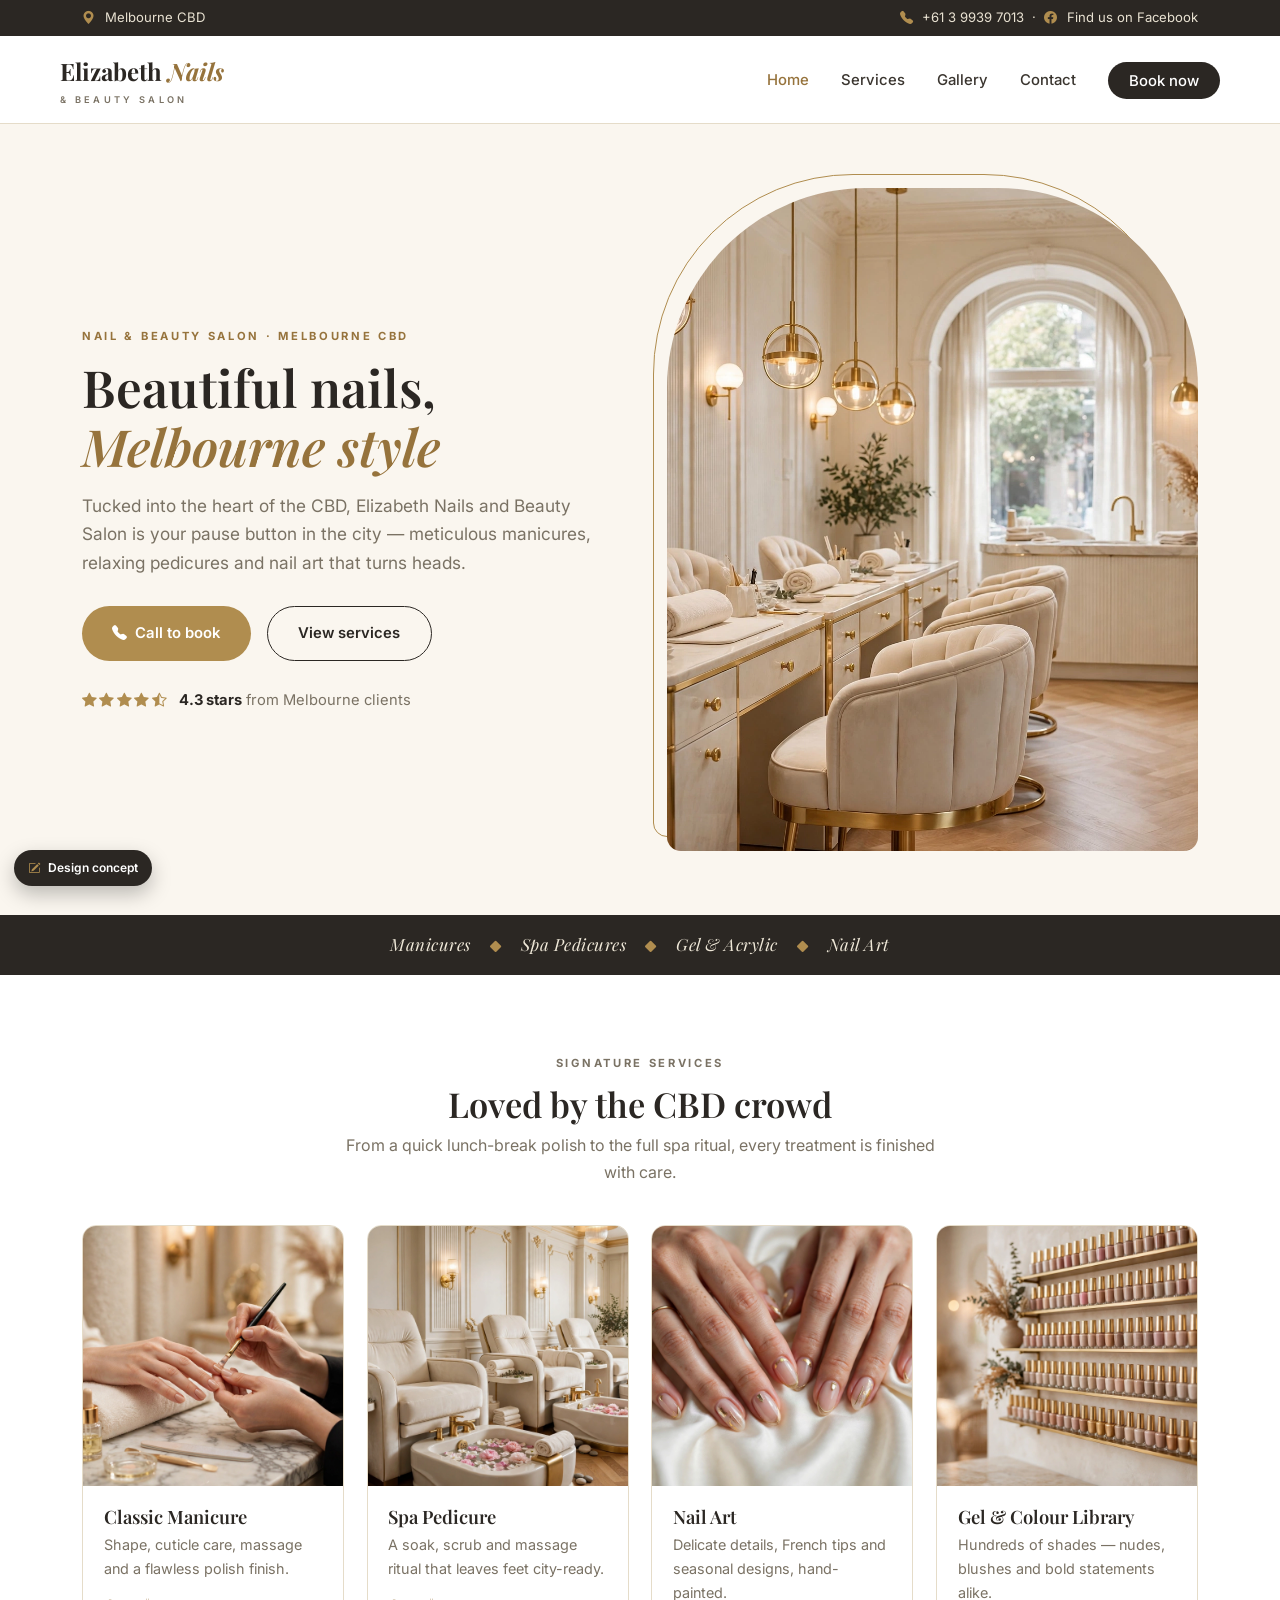
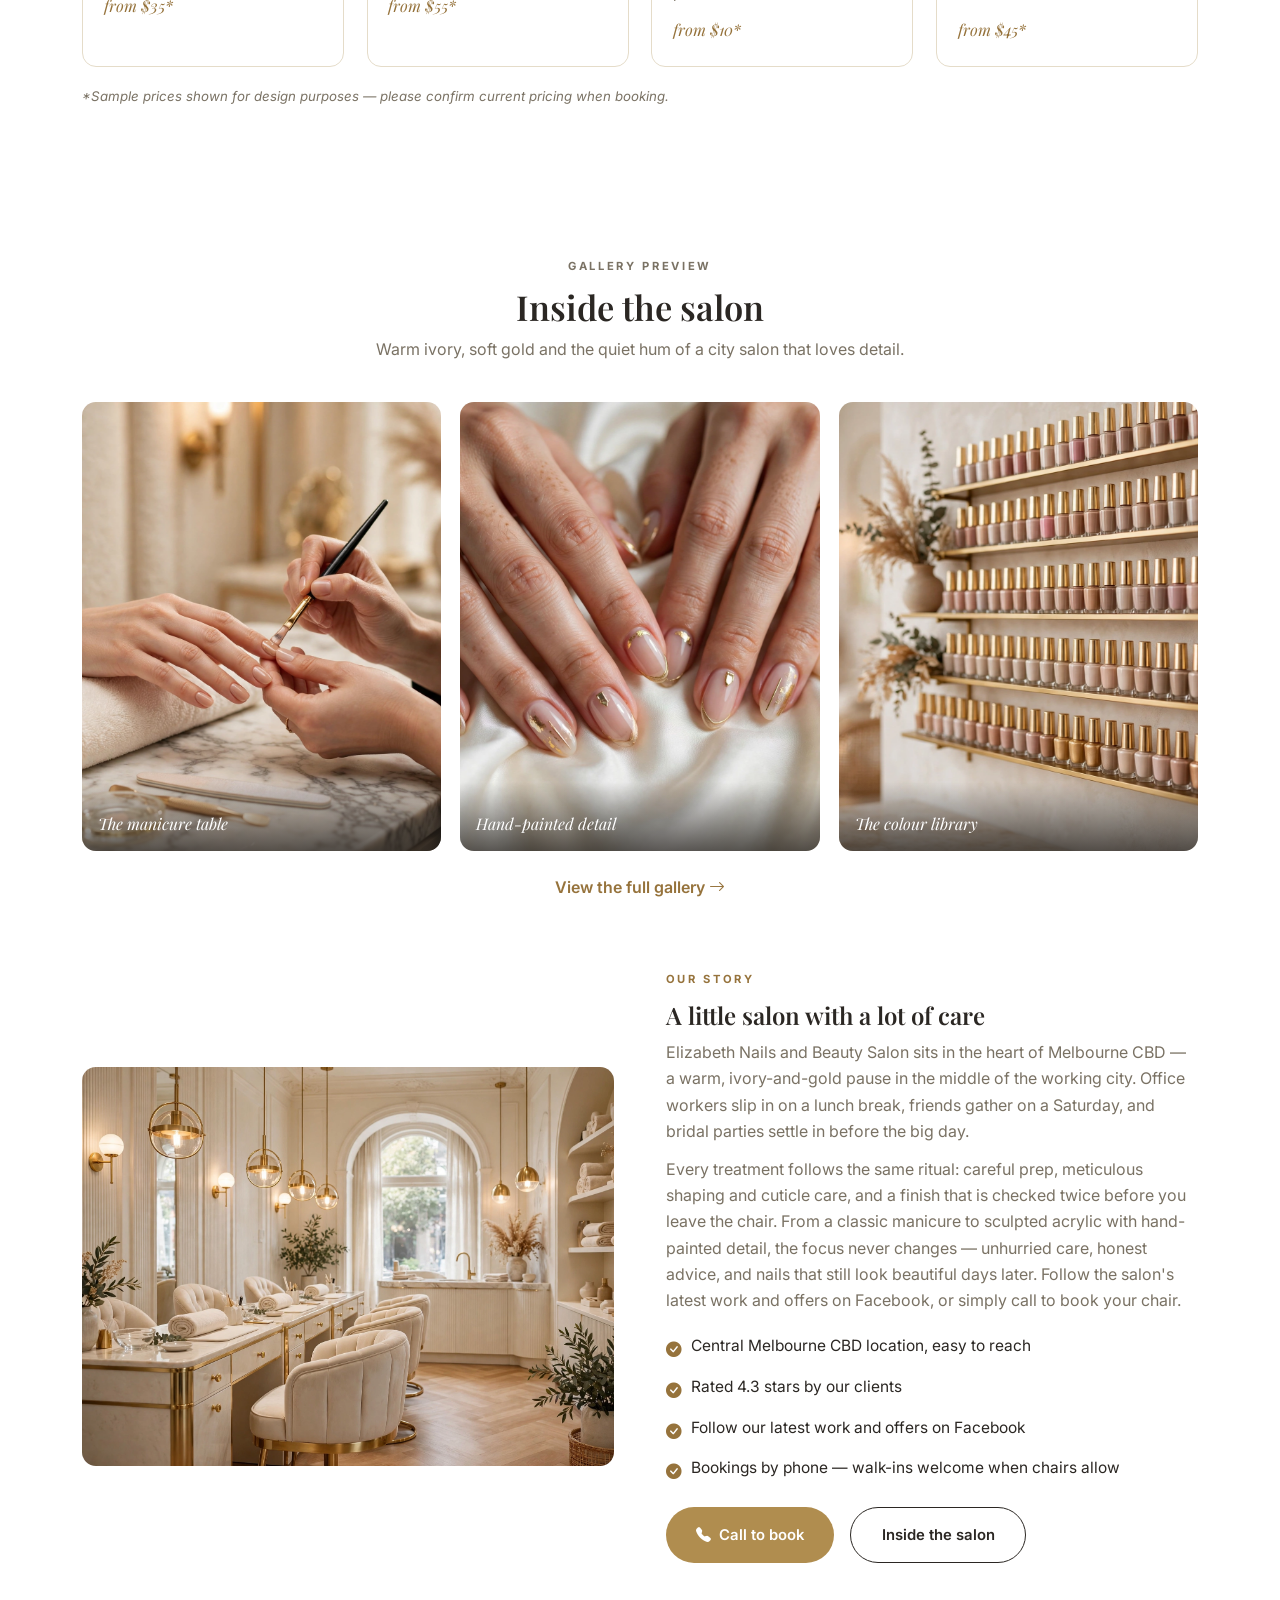
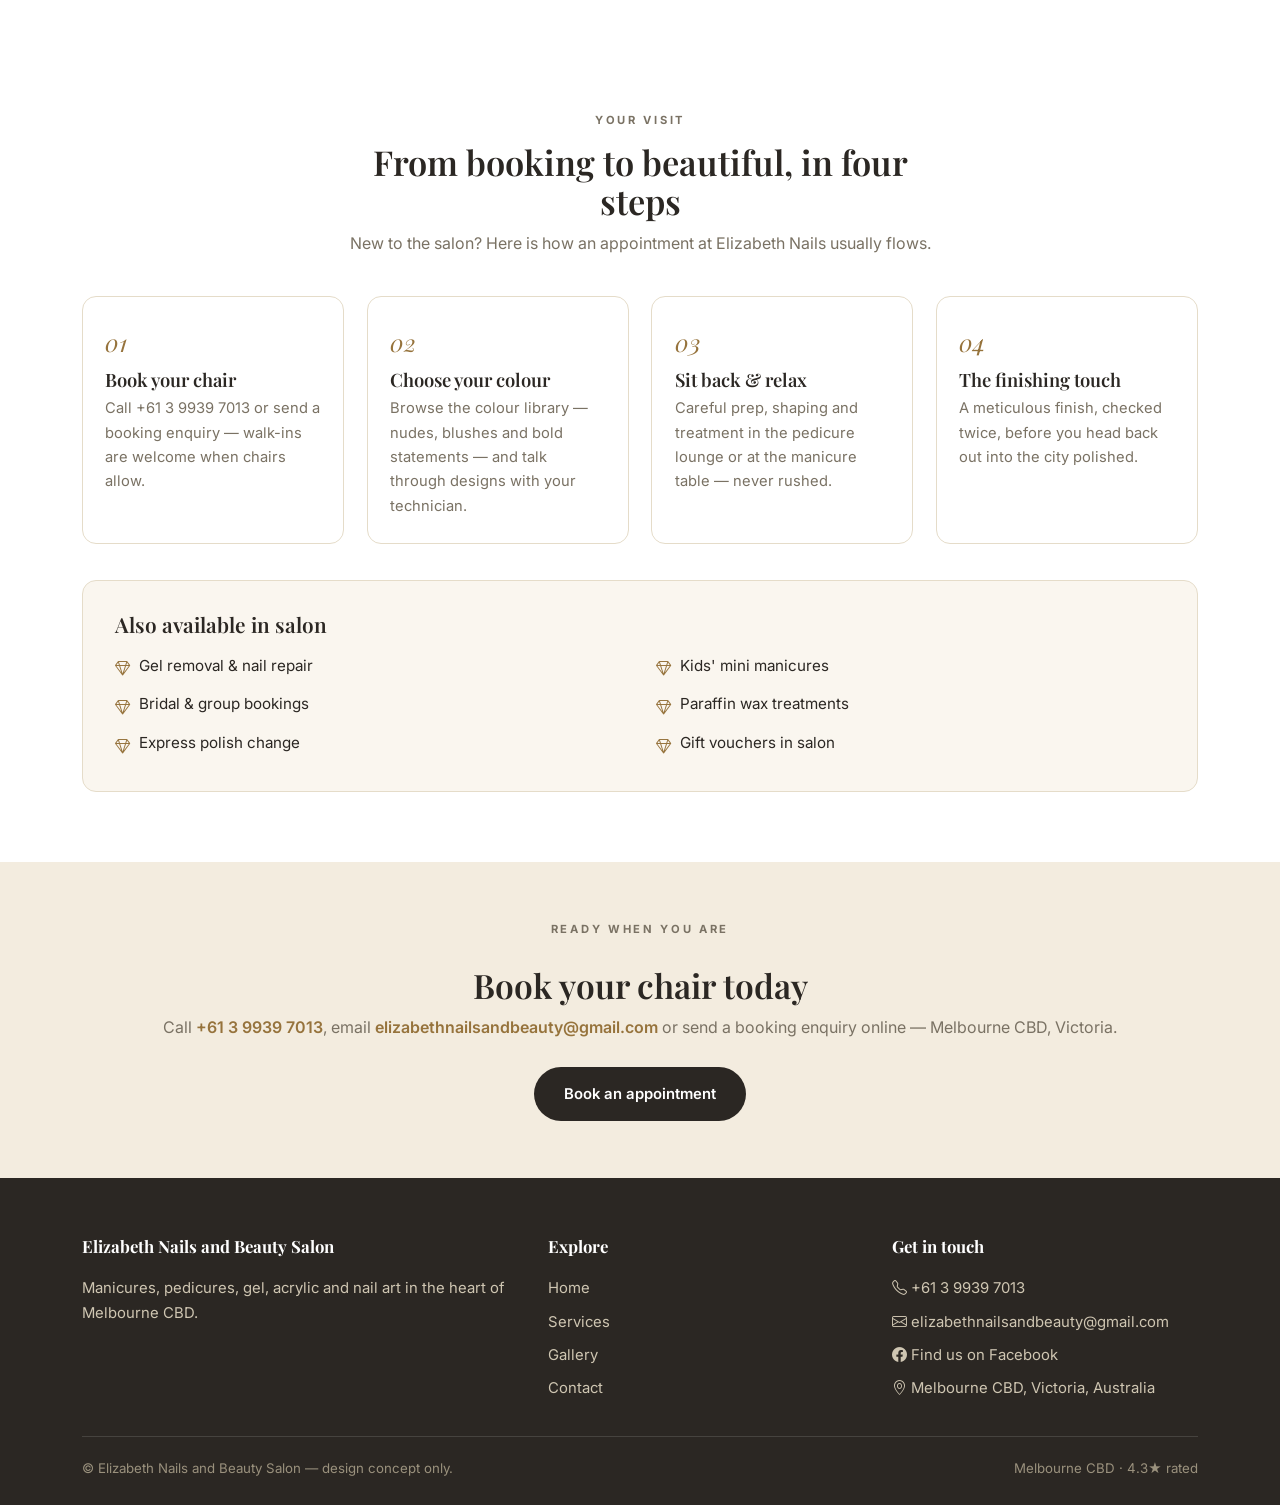
<file: index.html>
<!doctype html>
<html lang="en">
<head>
<meta charset="utf-8">
<meta name="viewport" content="width=device-width, initial-scale=1">
<title>Elizabeth Nails and Beauty Salon — Melbourne CBD</title>
<meta name="description" content="Elizabeth Nails and Beauty Salon in Melbourne CBD. Manicures, pedicures, gel and nail art. Call +61 3 9939 7013 to book.">
<link rel="preconnect" href="https://fonts.googleapis.com">
<link href="https://fonts.googleapis.com/css2?family=Playfair+Display:ital,wght@0,500;0,600;0,700;1,500;1,600&family=Inter:wght@400;500;600;700&display=swap" rel="stylesheet">
<link rel="stylesheet" href="https://cdn.jsdelivr.net/npm/bootstrap-icons@1.11.3/font/bootstrap-icons.min.css">
<link rel="stylesheet" href="styles.css">
</head>
<body>
<div class="topbar">
  <div class="wrap">
    <span><i class="bi bi-geo-alt-fill"></i> Melbourne CBD</span>
    <span><i class="bi bi-telephone-fill"></i> <a href="tel:+61399397013">+61 3 9939 7013</a> &nbsp;·&nbsp; <i class="bi bi-facebook"></i> Find us on Facebook</span>
  </div>
</div>
<header class="site">
  <div class="wrap nav">
    <a class="logo" href="index.html">Elizabeth <span>Nails</span><small>&amp; Beauty Salon</small></a>
    <button class="nav-toggle" aria-label="Open menu" aria-expanded="false"><i class="bi bi-list"></i></button>
    <ul class="nav-links">
      <li><a href="index.html" class="active">Home</a></li>
      <li><a href="services.html">Services</a></li>
      <li><a href="gallery.html">Gallery</a></li>
      <li><a href="contact.html">Contact</a></li>
      <li><a class="nav-cta" href="contact.html">Book now</a></li>
    </ul>
  </div>
</header>

<section class="hero">
  <div class="wrap hero-grid">
    <div>
      <p class="kicker">Nail &amp; beauty salon · Melbourne CBD</p>
      <h1>Beautiful nails, <em>Melbourne style</em></h1>
      <p class="lede">Tucked into the heart of the CBD, Elizabeth Nails and Beauty Salon is your pause button in the city — meticulous manicures, relaxing pedicures and nail art that turns heads.</p>
      <div class="hero-actions">
        <a class="btn btn-gold" href="tel:+61399397013"><i class="bi bi-telephone-fill"></i> Call to book</a>
        <a class="btn btn-line" href="services.html">View services</a>
      </div>
      <div class="rating">
        <span class="stars"><i class="bi bi-star-fill"></i><i class="bi bi-star-fill"></i><i class="bi bi-star-fill"></i><i class="bi bi-star-fill"></i><i class="bi bi-star-half"></i></span>
        <span><b>4.3 stars</b> from Melbourne clients</span>
      </div>
    </div>
    <div class="hero-photo">
      <img src="images/hero.webp" alt="Inside the elegant Elizabeth Nails salon">
    </div>
  </div>
</section>

<div class="strip-band">
  <span>Manicures</span><i class="bi bi-diamond-fill"></i><span>Spa Pedicures</span><i class="bi bi-diamond-fill"></i><span>Gel &amp; Acrylic</span><i class="bi bi-diamond-fill"></i><span>Nail Art</span>
</div>

<section class="section">
  <div class="wrap">
    <div class="sec-head center">
      <p class="kicker">Signature services</p>
      <h2>Loved by the CBD crowd</h2>
      <p>From a quick lunch-break polish to the full spa ritual, every treatment is finished with care.</p>
    </div>
    <div class="cards">
      <article class="card">
        <img src="images/manicure.webp" alt="A luxury manicure in progress">
        <div class="card-body"><h3>Classic Manicure</h3><p>Shape, cuticle care, massage and a flawless polish finish.</p><span class="from">from $35*</span></div>
      </article>
      <article class="card">
        <img src="images/pedicure.webp" alt="Spa pedicure chairs">
        <div class="card-body"><h3>Spa Pedicure</h3><p>A soak, scrub and massage ritual that leaves feet city-ready.</p><span class="from">from $55*</span></div>
      </article>
      <article class="card">
        <img src="images/nailart.webp" alt="Hands with delicate gold-accented nail art">
        <div class="card-body"><h3>Nail Art</h3><p>Delicate details, French tips and seasonal designs, hand-painted.</p><span class="from">from $10*</span></div>
      </article>
      <article class="card">
        <img src="images/polish.webp" alt="Wall of polish colours in the salon">
        <div class="card-body"><h3>Gel &amp; Colour Library</h3><p>Hundreds of shades — nudes, blushes and bold statements alike.</p><span class="from">from $45*</span></div>
      </article>
    </div>
    <p class="sample-note">*Sample prices shown for design purposes — please confirm current pricing when booking.</p>
  </div>
</section>


<section class="section gal-preview">
  <div class="wrap">
    <div class="sec-head center">
      <p class="kicker">Gallery preview</p>
      <h2>Inside the salon</h2>
      <p>Warm ivory, soft gold and the quiet hum of a city salon that loves detail.</p>
    </div>
    <div class="gal">
      <figure><img src="images/manicure.webp" alt="Manicure being finished at a marble table"><figcaption>The manicure table</figcaption></figure>
      <figure><img src="images/nailart.webp" alt="Hands with delicate gold-accented nail art"><figcaption>Hand-painted detail</figcaption></figure>
      <figure><img src="images/polish.webp" alt="Wall of polish colours in the salon"><figcaption>The colour library</figcaption></figure>
    </div>
    <p style="margin-top:1.4rem;text-align:center"><a href="gallery.html" style="color:var(--gold-d);font-weight:600">View the full gallery <i class="bi bi-arrow-right"></i></a></p>
  </div>
</section>


<section class="section about-sec" style="padding-top:0">
  <div class="wrap split">
    <img src="images/hero.webp" alt="Inside the elegant Elizabeth Nails salon in Melbourne CBD">
    <div>
      <p class="kicker">Our story</p>
      <h2>A little salon with a lot of care</h2>
      <p style="color:var(--soft);margin-top:.6rem">Elizabeth Nails and Beauty Salon sits in the heart of Melbourne CBD — a warm, ivory-and-gold pause in the middle of the working city. Office workers slip in on a lunch break, friends gather on a Saturday, and bridal parties settle in before the big day.</p>
      <p style="color:var(--soft);margin-top:.7rem">Every treatment follows the same ritual: careful prep, meticulous shaping and cuticle care, and a finish that is checked twice before you leave the chair. From a classic manicure to sculpted acrylic with hand-painted detail, the focus never changes — unhurried care, honest advice, and nails that still look beautiful days later. Follow the salon's latest work and offers on Facebook, or simply call to book your chair.</p>
      <ul class="tick-list">
        <li><i class="bi bi-check-circle-fill"></i> Central Melbourne CBD location, easy to reach</li>
        <li><i class="bi bi-check-circle-fill"></i> Rated 4.3 stars by our clients</li>
        <li><i class="bi bi-check-circle-fill"></i> Follow our latest work and offers on Facebook</li>
        <li><i class="bi bi-check-circle-fill"></i> Bookings by phone — walk-ins welcome when chairs allow</li>
      </ul>
      <div class="hero-actions" style="margin-top:1.4rem">
        <a class="btn btn-gold" href="tel:+61399397013"><i class="bi bi-telephone-fill"></i> Call to book</a>
        <a class="btn btn-line" href="gallery.html">Inside the salon</a>
      </div>
    </div>
  </div>
</section>

<section class="section visit-steps">
  <div class="wrap">
    <div class="sec-head center">
      <p class="kicker">Your visit</p>
      <h2>From booking to beautiful, in four steps</h2>
      <p>New to the salon? Here is how an appointment at Elizabeth Nails usually flows.</p>
    </div>
    <div class="steps-grid">
      <div class="step-card"><div class="s-num">01</div><h3>Book your chair</h3><p>Call +61 3 9939 7013 or send a booking enquiry — walk-ins are welcome when chairs allow.</p></div>
      <div class="step-card"><div class="s-num">02</div><h3>Choose your colour</h3><p>Browse the colour library — nudes, blushes and bold statements — and talk through designs with your technician.</p></div>
      <div class="step-card"><div class="s-num">03</div><h3>Sit back &amp; relax</h3><p>Careful prep, shaping and treatment in the pedicure lounge or at the manicure table — never rushed.</p></div>
      <div class="step-card"><div class="s-num">04</div><h3>The finishing touch</h3><p>A meticulous finish, checked twice, before you head back out into the city polished.</p></div>
    </div>
    <div class="also" style="margin-top:2.2rem">
      <h3>Also available in salon</h3>
      <ul>
        <li><i class="bi bi-gem"></i> Gel removal &amp; nail repair</li>
        <li><i class="bi bi-gem"></i> Kids' mini manicures</li>
        <li><i class="bi bi-gem"></i> Bridal &amp; group bookings</li>
        <li><i class="bi bi-gem"></i> Paraffin wax treatments</li>
        <li><i class="bi bi-gem"></i> Express polish change</li>
        <li><i class="bi bi-gem"></i> Gift vouchers in salon</li>
      </ul>
    </div>
  </div>
</section>




<section class="cta">
  <div class="wrap">
    <p class="kicker">Ready when you are</p>
    <h2>Book your chair today</h2>
    <p>Call <a href="tel:+61399397013" style="color:var(--gold-d);font-weight:600">+61 3 9939 7013</a>, email <a href="mailto:elizabethnailsandbeauty@gmail.com" style="color:var(--gold-d);font-weight:600">elizabethnailsandbeauty@gmail.com</a> or send a booking enquiry online — Melbourne CBD, Victoria.</p>
    <a class="btn btn-char" href="contact.html">Book an appointment</a>
  </div>
</section>

<footer class="site">
  <div class="wrap">
    <div class="foot-grid">
      <div>
        <h4>Elizabeth Nails and Beauty Salon</h4>
        <p style="font-size:.93rem">Manicures, pedicures, gel, acrylic and nail art in the heart of Melbourne CBD.</p>
      </div>
      <div>
        <h4>Explore</h4>
        <ul>
          <li><a href="index.html">Home</a></li>
          <li><a href="services.html">Services</a></li>
          <li><a href="gallery.html">Gallery</a></li>
          <li><a href="contact.html">Contact</a></li>
        </ul>
      </div>
      <div>
        <h4>Get in touch</h4>
        <ul>
          <li><i class="bi bi-telephone"></i> <a href="tel:+61399397013">+61 3 9939 7013</a></li>
          <li><i class="bi bi-envelope"></i> <a href="mailto:elizabethnailsandbeauty@gmail.com">elizabethnailsandbeauty@gmail.com</a></li>
          <li><i class="bi bi-facebook"></i> Find us on Facebook</li>
          <li><i class="bi bi-geo-alt"></i> Melbourne CBD, Victoria, Australia</li>
        </ul>
      </div>
    </div>
    <div class="foot-bottom">
      <span>© Elizabeth Nails and Beauty Salon — design concept only.</span>
      <span>Melbourne CBD · 4.3★ rated</span>
    </div>
  </div>
</footer>
<div class="concept-badge"><i class="bi bi-pencil-square"></i> Design concept</div>
<script>
document.querySelector('.nav-toggle').addEventListener('click', function(){
  var links = document.querySelector('.nav-links');
  var open = links.classList.toggle('open');
  this.setAttribute('aria-expanded', open);
});
</script>
</body>
</html>
</file>
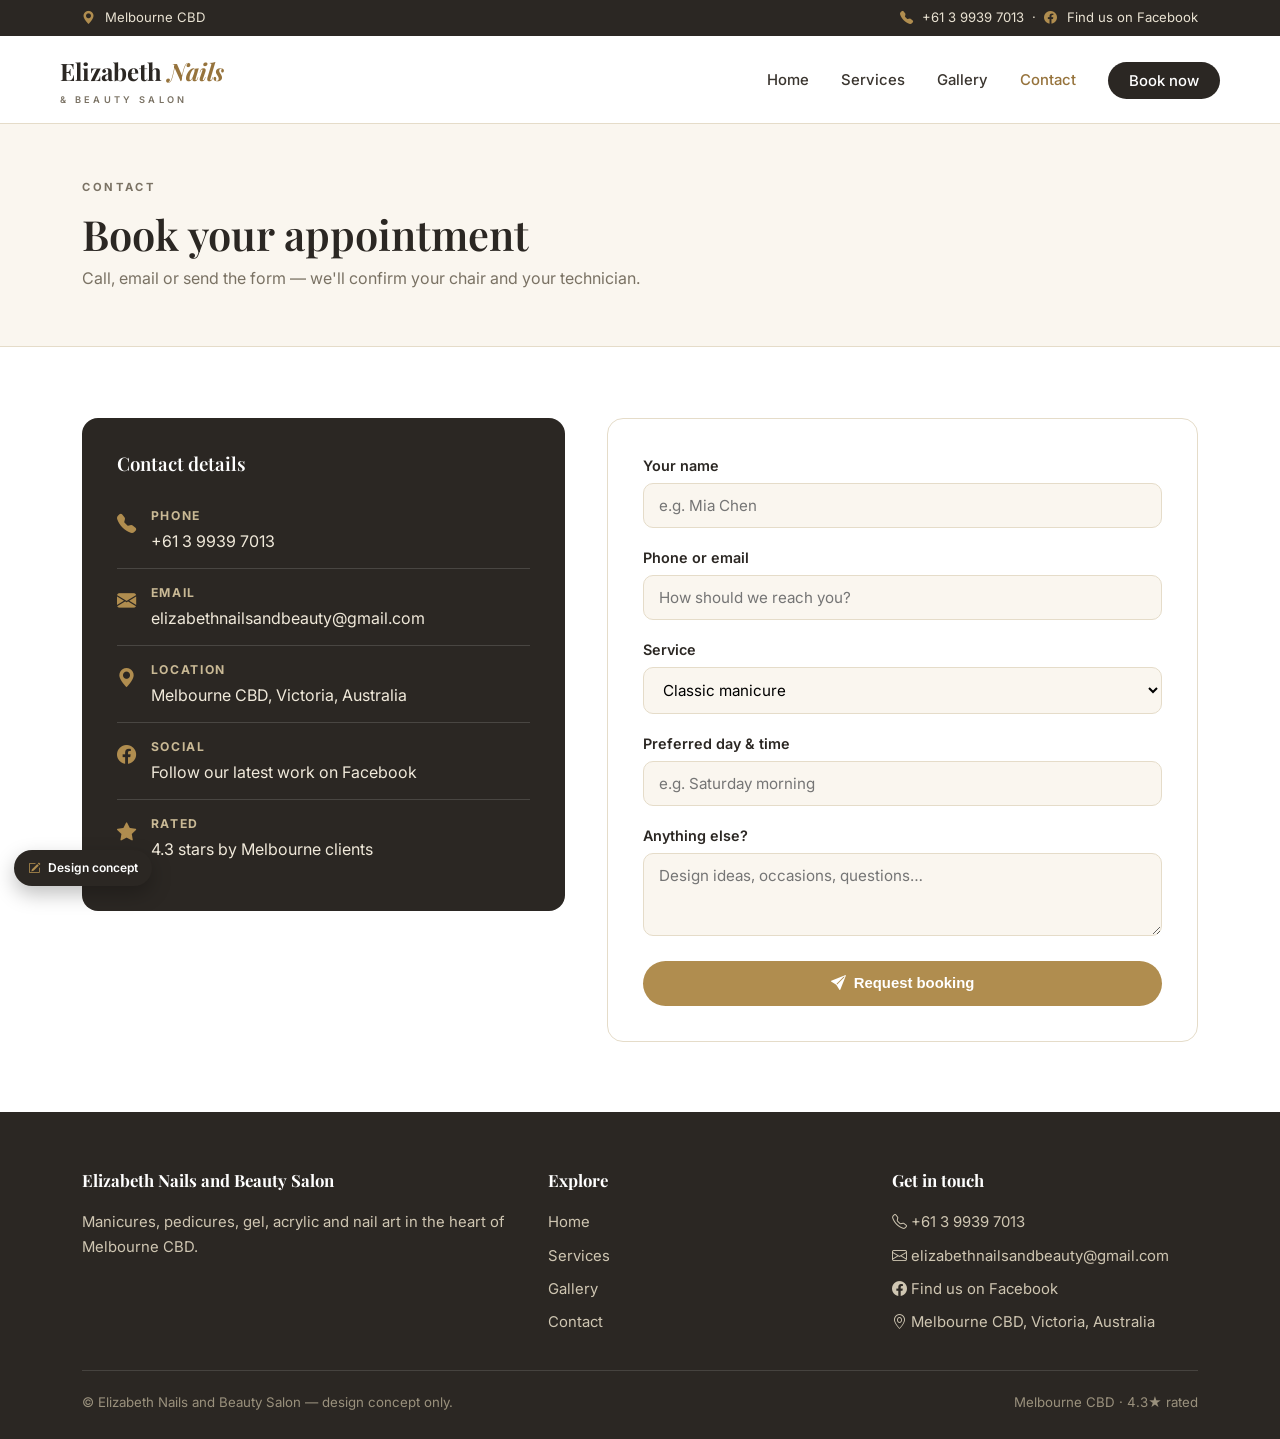
<file: contact.html>
<!doctype html>
<html lang="en">
<head>
<meta charset="utf-8">
<meta name="viewport" content="width=device-width, initial-scale=1">
<title>Contact — Elizabeth Nails and Beauty Salon, Melbourne CBD</title>
<meta name="description" content="Book at Elizabeth Nails and Beauty Salon, Melbourne CBD. Call +61 3 9939 7013 or email elizabethnailsandbeauty@gmail.com.">
<link rel="preconnect" href="https://fonts.googleapis.com">
<link href="https://fonts.googleapis.com/css2?family=Playfair+Display:ital,wght@0,500;0,600;0,700;1,500;1,600&family=Inter:wght@400;500;600;700&display=swap" rel="stylesheet">
<link rel="stylesheet" href="https://cdn.jsdelivr.net/npm/bootstrap-icons@1.11.3/font/bootstrap-icons.min.css">
<link rel="stylesheet" href="styles.css">
</head>
<body>
<div class="topbar">
  <div class="wrap">
    <span><i class="bi bi-geo-alt-fill"></i> Melbourne CBD</span>
    <span><i class="bi bi-telephone-fill"></i> <a href="tel:+61399397013">+61 3 9939 7013</a> &nbsp;·&nbsp; <i class="bi bi-facebook"></i> Find us on Facebook</span>
  </div>
</div>
<header class="site">
  <div class="wrap nav">
    <a class="logo" href="index.html">Elizabeth <span>Nails</span><small>&amp; Beauty Salon</small></a>
    <button class="nav-toggle" aria-label="Open menu" aria-expanded="false"><i class="bi bi-list"></i></button>
    <ul class="nav-links">
      <li><a href="index.html">Home</a></li>
      <li><a href="services.html">Services</a></li>
      <li><a href="gallery.html">Gallery</a></li>
      <li><a href="contact.html" class="active">Contact</a></li>
      <li><a class="nav-cta" href="contact.html">Book now</a></li>
    </ul>
  </div>
</header>

<section class="page-hero">
  <div class="wrap">
    <p class="kicker">Contact</p>
    <h1>Book your appointment</h1>
    <p>Call, email or send the form — we'll confirm your chair and your technician.</p>
  </div>
</section>

<section class="section">
  <div class="wrap contact-grid">
    <div class="info-card">
      <h3>Contact details</h3>
      <div class="info-row"><i class="bi bi-telephone-fill"></i><div><b>Phone</b><a href="tel:+61399397013">+61 3 9939 7013</a></div></div>
      <div class="info-row"><i class="bi bi-envelope-fill"></i><div><b>Email</b><a href="mailto:elizabethnailsandbeauty@gmail.com">elizabethnailsandbeauty@gmail.com</a></div></div>
      <div class="info-row"><i class="bi bi-geo-alt-fill"></i><div><b>Location</b>Melbourne CBD, Victoria, Australia</div></div>
      <div class="info-row"><i class="bi bi-facebook"></i><div><b>Social</b>Follow our latest work on Facebook</div></div>
      <div class="info-row"><i class="bi bi-star-fill"></i><div><b>Rated</b>4.3 stars by Melbourne clients</div></div>
    </div>
    <form class="demo-form" onsubmit="return false">
      <label for="name">Your name</label>
      <input id="name" type="text" placeholder="e.g. Mia Chen">
      <label for="phone">Phone or email</label>
      <input id="phone" type="text" placeholder="How should we reach you?">
      <label for="service">Service</label>
      <select id="service">
        <option>Classic manicure</option>
        <option>Spa pedicure</option>
        <option>Gel / Shellac</option>
        <option>Acrylic &amp; nail art</option>
        <option>Group / bridal booking</option>
      </select>
      <label for="when">Preferred day &amp; time</label>
      <input id="when" type="text" placeholder="e.g. Saturday morning">
      <label for="msg">Anything else?</label>
      <textarea id="msg" rows="3" placeholder="Design ideas, occasions, questions…"></textarea>
      <button class="btn btn-gold" type="submit"><i class="bi bi-send-fill"></i> Request booking</button>
    </form>
  </div>
</section>

<footer class="site">
  <div class="wrap">
    <div class="foot-grid">
      <div>
        <h4>Elizabeth Nails and Beauty Salon</h4>
        <p style="font-size:.93rem">Manicures, pedicures, gel, acrylic and nail art in the heart of Melbourne CBD.</p>
      </div>
      <div>
        <h4>Explore</h4>
        <ul>
          <li><a href="index.html">Home</a></li>
          <li><a href="services.html">Services</a></li>
          <li><a href="gallery.html">Gallery</a></li>
          <li><a href="contact.html">Contact</a></li>
        </ul>
      </div>
      <div>
        <h4>Get in touch</h4>
        <ul>
          <li><i class="bi bi-telephone"></i> <a href="tel:+61399397013">+61 3 9939 7013</a></li>
          <li><i class="bi bi-envelope"></i> <a href="mailto:elizabethnailsandbeauty@gmail.com">elizabethnailsandbeauty@gmail.com</a></li>
          <li><i class="bi bi-facebook"></i> Find us on Facebook</li>
          <li><i class="bi bi-geo-alt"></i> Melbourne CBD, Victoria, Australia</li>
        </ul>
      </div>
    </div>
    <div class="foot-bottom">
      <span>© Elizabeth Nails and Beauty Salon — design concept only.</span>
      <span>Melbourne CBD · 4.3★ rated</span>
    </div>
  </div>
</footer>
<div class="concept-badge"><i class="bi bi-pencil-square"></i> Design concept</div>
<script>
document.querySelector('.nav-toggle').addEventListener('click', function(){
  var links = document.querySelector('.nav-links');
  var open = links.classList.toggle('open');
  this.setAttribute('aria-expanded', open);
});
</script>
</body>
</html>
</file>
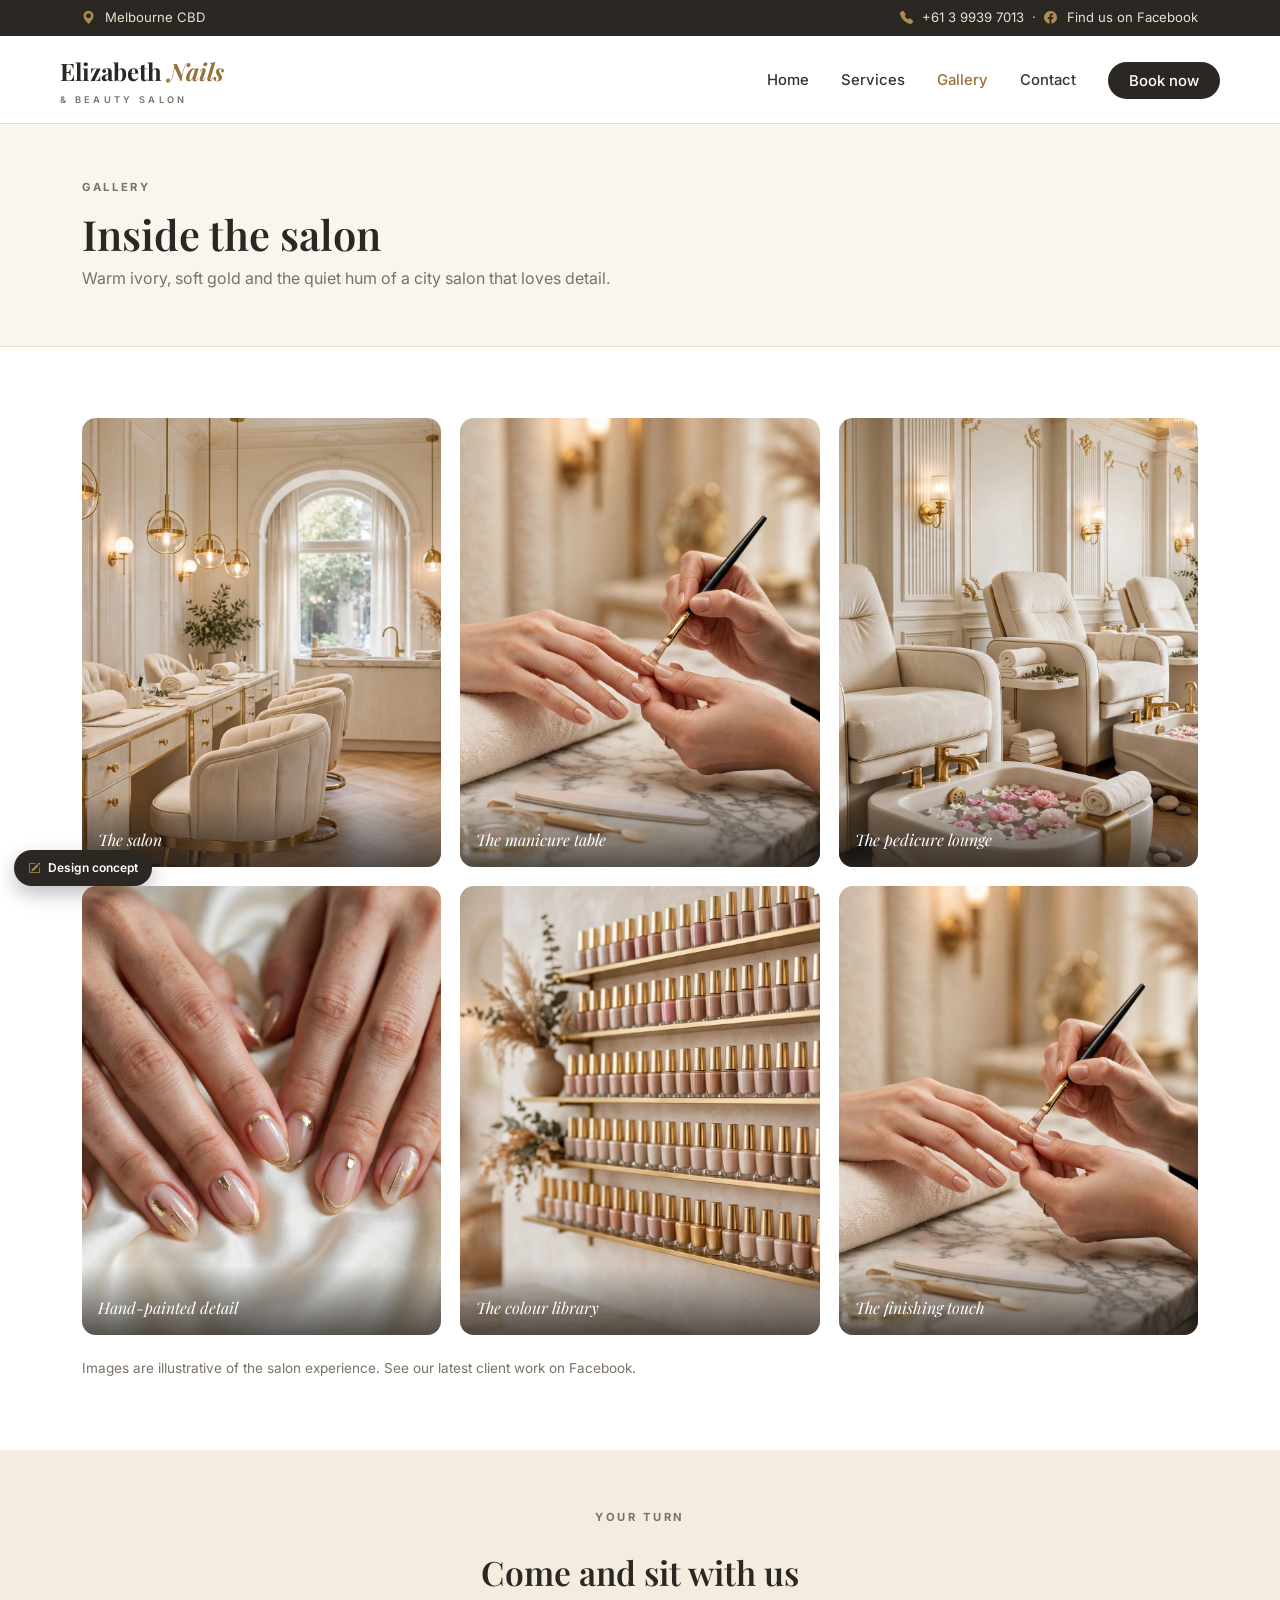
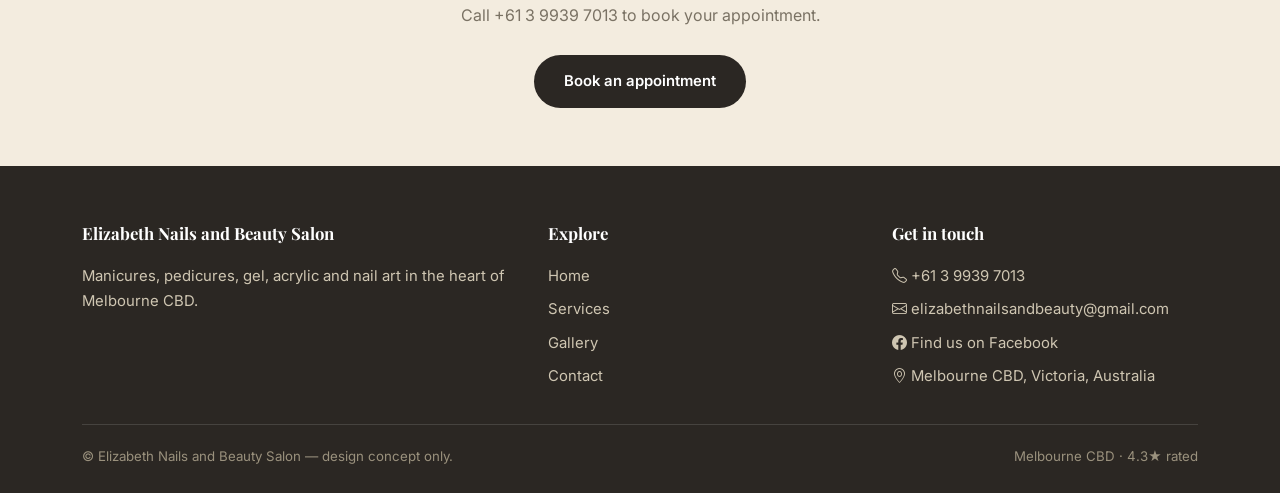
<file: gallery.html>
<!doctype html>
<html lang="en">
<head>
<meta charset="utf-8">
<meta name="viewport" content="width=device-width, initial-scale=1">
<title>Gallery — Elizabeth Nails and Beauty Salon, Melbourne CBD</title>
<meta name="description" content="Inside Elizabeth Nails and Beauty Salon, Melbourne CBD — the salon, the treatments and the finishes.">
<link rel="preconnect" href="https://fonts.googleapis.com">
<link href="https://fonts.googleapis.com/css2?family=Playfair+Display:ital,wght@0,500;0,600;0,700;1,500;1,600&family=Inter:wght@400;500;600;700&display=swap" rel="stylesheet">
<link rel="stylesheet" href="https://cdn.jsdelivr.net/npm/bootstrap-icons@1.11.3/font/bootstrap-icons.min.css">
<link rel="stylesheet" href="styles.css">
</head>
<body>
<div class="topbar">
  <div class="wrap">
    <span><i class="bi bi-geo-alt-fill"></i> Melbourne CBD</span>
    <span><i class="bi bi-telephone-fill"></i> <a href="tel:+61399397013">+61 3 9939 7013</a> &nbsp;·&nbsp; <i class="bi bi-facebook"></i> Find us on Facebook</span>
  </div>
</div>
<header class="site">
  <div class="wrap nav">
    <a class="logo" href="index.html">Elizabeth <span>Nails</span><small>&amp; Beauty Salon</small></a>
    <button class="nav-toggle" aria-label="Open menu" aria-expanded="false"><i class="bi bi-list"></i></button>
    <ul class="nav-links">
      <li><a href="index.html">Home</a></li>
      <li><a href="services.html">Services</a></li>
      <li><a href="gallery.html" class="active">Gallery</a></li>
      <li><a href="contact.html">Contact</a></li>
      <li><a class="nav-cta" href="contact.html">Book now</a></li>
    </ul>
  </div>
</header>

<section class="page-hero">
  <div class="wrap">
    <p class="kicker">Gallery</p>
    <h1>Inside the salon</h1>
    <p>Warm ivory, soft gold and the quiet hum of a city salon that loves detail.</p>
  </div>
</section>

<section class="section">
  <div class="wrap">
    <div class="gal">
      <figure><img src="images/hero.webp" alt="The Elizabeth Nails salon interior"><figcaption>The salon</figcaption></figure>
      <figure><img src="images/manicure.webp" alt="Manicure at a marble table"><figcaption>The manicure table</figcaption></figure>
      <figure><img src="images/pedicure.webp" alt="Spa pedicure lounge"><figcaption>The pedicure lounge</figcaption></figure>
      <figure><img src="images/nailart.webp" alt="Gold-accented nail art"><figcaption>Hand-painted detail</figcaption></figure>
      <figure><img src="images/polish.webp" alt="The polish colour wall"><figcaption>The colour library</figcaption></figure>
      <figure><img src="images/manicure.webp" alt="Finishing touches on a manicure" style="object-position:bottom"><figcaption>The finishing touch</figcaption></figure>
    </div>
    <p style="margin-top:1.4rem;color:var(--soft);font-size:.85rem">Images are illustrative of the salon experience. See our latest client work on Facebook.</p>
  </div>
</section>

<section class="cta">
  <div class="wrap">
    <p class="kicker">Your turn</p>
    <h2>Come and sit with us</h2>
    <p>Call +61 3 9939 7013 to book your appointment.</p>
    <a class="btn btn-char" href="contact.html">Book an appointment</a>
  </div>
</section>

<footer class="site">
  <div class="wrap">
    <div class="foot-grid">
      <div>
        <h4>Elizabeth Nails and Beauty Salon</h4>
        <p style="font-size:.93rem">Manicures, pedicures, gel, acrylic and nail art in the heart of Melbourne CBD.</p>
      </div>
      <div>
        <h4>Explore</h4>
        <ul>
          <li><a href="index.html">Home</a></li>
          <li><a href="services.html">Services</a></li>
          <li><a href="gallery.html">Gallery</a></li>
          <li><a href="contact.html">Contact</a></li>
        </ul>
      </div>
      <div>
        <h4>Get in touch</h4>
        <ul>
          <li><i class="bi bi-telephone"></i> <a href="tel:+61399397013">+61 3 9939 7013</a></li>
          <li><i class="bi bi-envelope"></i> <a href="mailto:elizabethnailsandbeauty@gmail.com">elizabethnailsandbeauty@gmail.com</a></li>
          <li><i class="bi bi-facebook"></i> Find us on Facebook</li>
          <li><i class="bi bi-geo-alt"></i> Melbourne CBD, Victoria, Australia</li>
        </ul>
      </div>
    </div>
    <div class="foot-bottom">
      <span>© Elizabeth Nails and Beauty Salon — design concept only.</span>
      <span>Melbourne CBD · 4.3★ rated</span>
    </div>
  </div>
</footer>
<div class="concept-badge"><i class="bi bi-pencil-square"></i> Design concept</div>
<script>
document.querySelector('.nav-toggle').addEventListener('click', function(){
  var links = document.querySelector('.nav-links');
  var open = links.classList.toggle('open');
  this.setAttribute('aria-expanded', open);
});
</script>
</body>
</html>
</file>
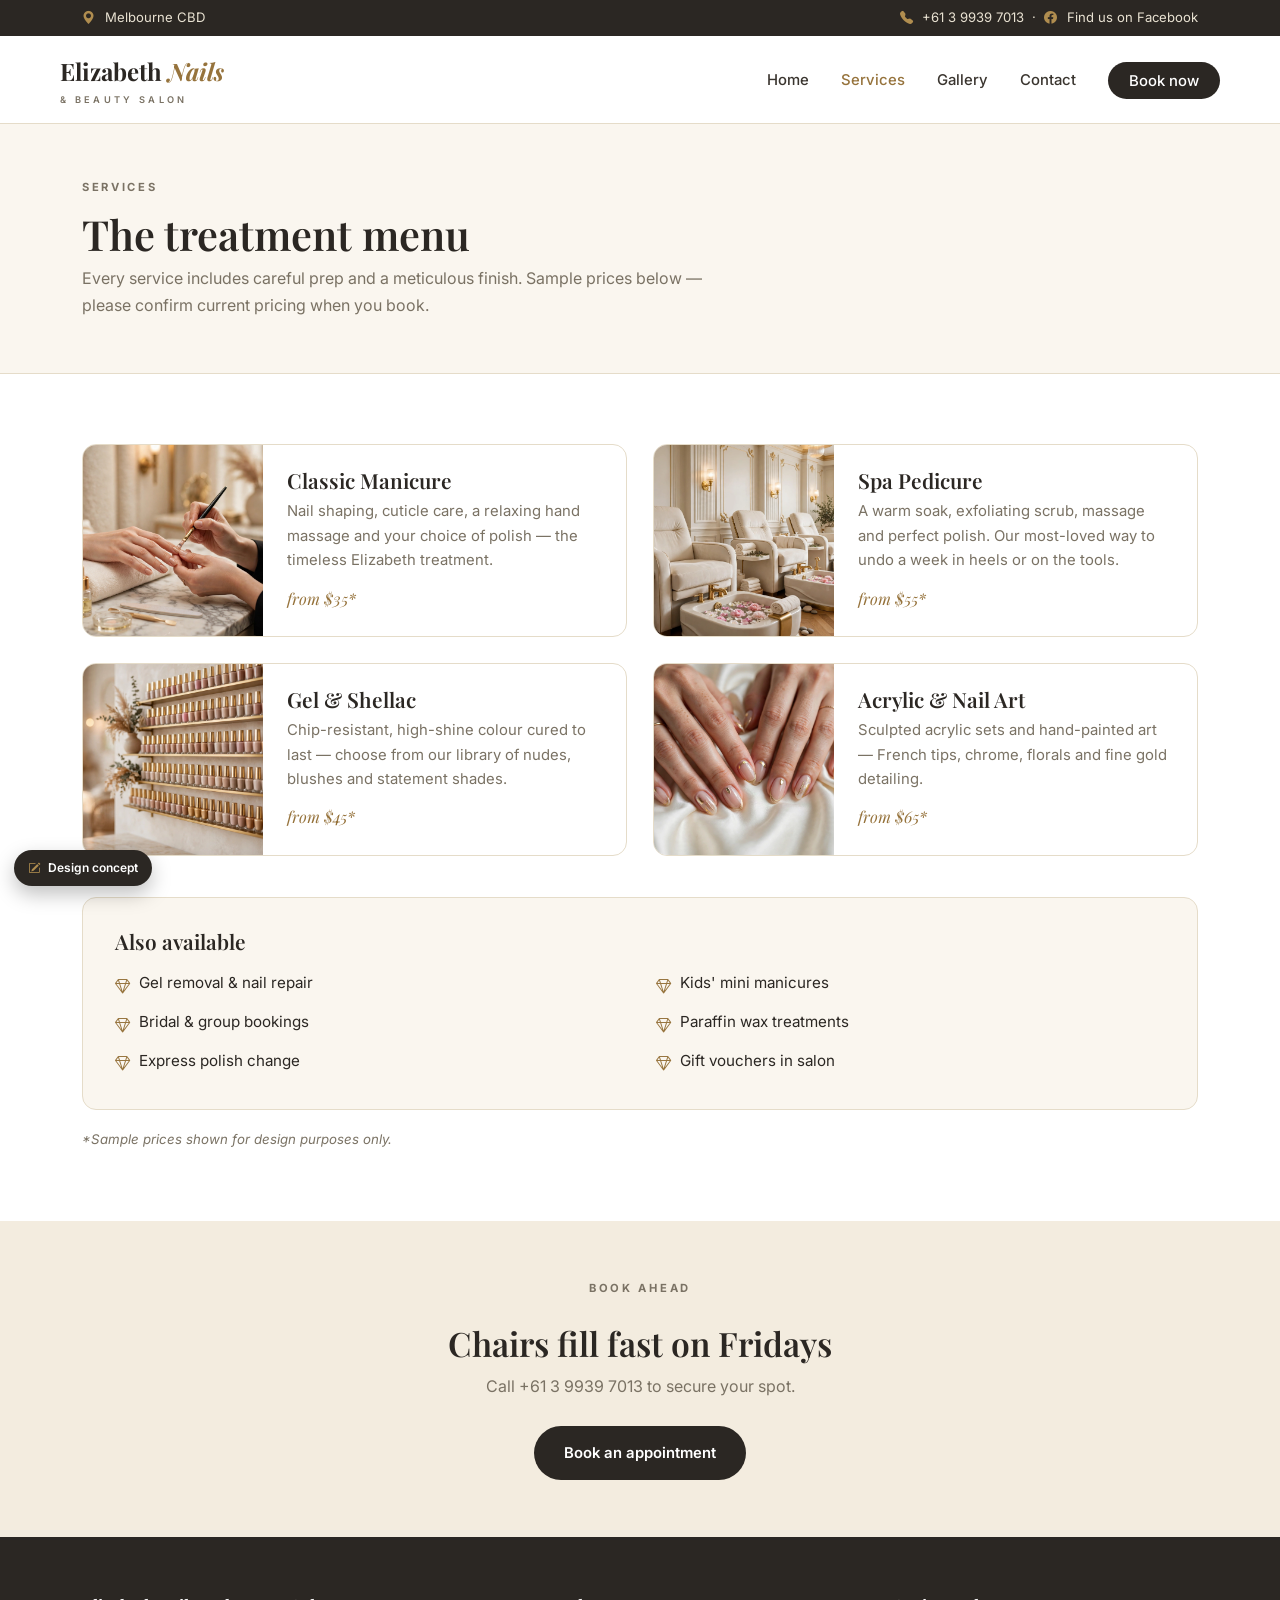
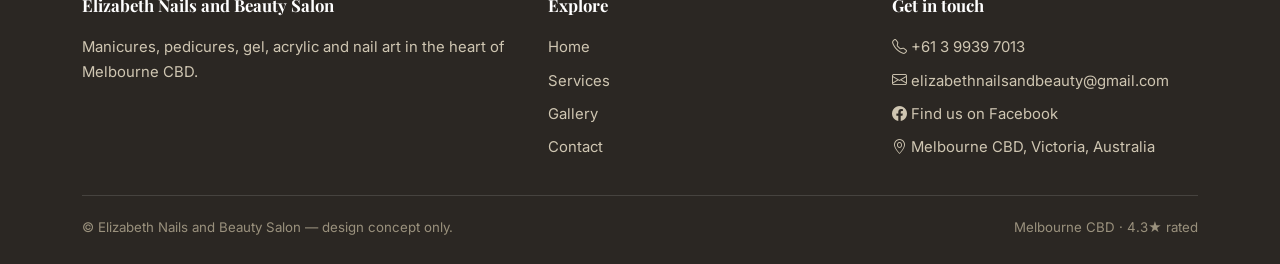
<file: services.html>
<!doctype html>
<html lang="en">
<head>
<meta charset="utf-8">
<meta name="viewport" content="width=device-width, initial-scale=1">
<title>Services — Elizabeth Nails and Beauty Salon, Melbourne CBD</title>
<meta name="description" content="Manicures, spa pedicures, gel, acrylic and nail art in Melbourne CBD. Call +61 3 9939 7013 to book.">
<link rel="preconnect" href="https://fonts.googleapis.com">
<link href="https://fonts.googleapis.com/css2?family=Playfair+Display:ital,wght@0,500;0,600;0,700;1,500;1,600&family=Inter:wght@400;500;600;700&display=swap" rel="stylesheet">
<link rel="stylesheet" href="https://cdn.jsdelivr.net/npm/bootstrap-icons@1.11.3/font/bootstrap-icons.min.css">
<link rel="stylesheet" href="styles.css">
</head>
<body>
<div class="topbar">
  <div class="wrap">
    <span><i class="bi bi-geo-alt-fill"></i> Melbourne CBD</span>
    <span><i class="bi bi-telephone-fill"></i> <a href="tel:+61399397013">+61 3 9939 7013</a> &nbsp;·&nbsp; <i class="bi bi-facebook"></i> Find us on Facebook</span>
  </div>
</div>
<header class="site">
  <div class="wrap nav">
    <a class="logo" href="index.html">Elizabeth <span>Nails</span><small>&amp; Beauty Salon</small></a>
    <button class="nav-toggle" aria-label="Open menu" aria-expanded="false"><i class="bi bi-list"></i></button>
    <ul class="nav-links">
      <li><a href="index.html">Home</a></li>
      <li><a href="services.html" class="active">Services</a></li>
      <li><a href="gallery.html">Gallery</a></li>
      <li><a href="contact.html">Contact</a></li>
      <li><a class="nav-cta" href="contact.html">Book now</a></li>
    </ul>
  </div>
</header>

<section class="page-hero">
  <div class="wrap">
    <p class="kicker">Services</p>
    <h1>The treatment menu</h1>
    <p>Every service includes careful prep and a meticulous finish. Sample prices below — please confirm current pricing when you book.</p>
  </div>
</section>

<section class="section">
  <div class="wrap">
    <div class="feat">
      <article class="feat-card">
        <img src="images/manicure.webp" alt="Manicure being finished at a marble table">
        <div class="feat-body"><h3>Classic Manicure</h3><p>Nail shaping, cuticle care, a relaxing hand massage and your choice of polish — the timeless Elizabeth treatment.</p><span class="from">from $35*</span></div>
      </article>
      <article class="feat-card">
        <img src="images/pedicure.webp" alt="Plush spa pedicure chairs">
        <div class="feat-body"><h3>Spa Pedicure</h3><p>A warm soak, exfoliating scrub, massage and perfect polish. Our most-loved way to undo a week in heels or on the tools.</p><span class="from">from $55*</span></div>
      </article>
      <article class="feat-card">
        <img src="images/polish.webp" alt="Shelves of polish shades">
        <div class="feat-body"><h3>Gel &amp; Shellac</h3><p>Chip-resistant, high-shine colour cured to last — choose from our library of nudes, blushes and statement shades.</p><span class="from">from $45*</span></div>
      </article>
      <article class="feat-card">
        <img src="images/nailart.webp" alt="Gold-accented nail art close-up">
        <div class="feat-body"><h3>Acrylic &amp; Nail Art</h3><p>Sculpted acrylic sets and hand-painted art — French tips, chrome, florals and fine gold detailing.</p><span class="from">from $65*</span></div>
      </article>
    </div>
    <div class="also">
      <h3>Also available</h3>
      <ul>
        <li><i class="bi bi-gem"></i> Gel removal &amp; nail repair</li>
        <li><i class="bi bi-gem"></i> Kids' mini manicures</li>
        <li><i class="bi bi-gem"></i> Bridal &amp; group bookings</li>
        <li><i class="bi bi-gem"></i> Paraffin wax treatments</li>
        <li><i class="bi bi-gem"></i> Express polish change</li>
        <li><i class="bi bi-gem"></i> Gift vouchers in salon</li>
      </ul>
    </div>
    <p class="sample-note">*Sample prices shown for design purposes only.</p>
  </div>
</section>

<section class="cta">
  <div class="wrap">
    <p class="kicker">Book ahead</p>
    <h2>Chairs fill fast on Fridays</h2>
    <p>Call +61 3 9939 7013 to secure your spot.</p>
    <a class="btn btn-char" href="contact.html">Book an appointment</a>
  </div>
</section>

<footer class="site">
  <div class="wrap">
    <div class="foot-grid">
      <div>
        <h4>Elizabeth Nails and Beauty Salon</h4>
        <p style="font-size:.93rem">Manicures, pedicures, gel, acrylic and nail art in the heart of Melbourne CBD.</p>
      </div>
      <div>
        <h4>Explore</h4>
        <ul>
          <li><a href="index.html">Home</a></li>
          <li><a href="services.html">Services</a></li>
          <li><a href="gallery.html">Gallery</a></li>
          <li><a href="contact.html">Contact</a></li>
        </ul>
      </div>
      <div>
        <h4>Get in touch</h4>
        <ul>
          <li><i class="bi bi-telephone"></i> <a href="tel:+61399397013">+61 3 9939 7013</a></li>
          <li><i class="bi bi-envelope"></i> <a href="mailto:elizabethnailsandbeauty@gmail.com">elizabethnailsandbeauty@gmail.com</a></li>
          <li><i class="bi bi-facebook"></i> Find us on Facebook</li>
          <li><i class="bi bi-geo-alt"></i> Melbourne CBD, Victoria, Australia</li>
        </ul>
      </div>
    </div>
    <div class="foot-bottom">
      <span>© Elizabeth Nails and Beauty Salon — design concept only.</span>
      <span>Melbourne CBD · 4.3★ rated</span>
    </div>
  </div>
</footer>
<div class="concept-badge"><i class="bi bi-pencil-square"></i> Design concept</div>
<script>
document.querySelector('.nav-toggle').addEventListener('click', function(){
  var links = document.querySelector('.nav-links');
  var open = links.classList.toggle('open');
  this.setAttribute('aria-expanded', open);
});
</script>
</body>
</html>
</file>
<file: styles.css>
:root{
  --ivory:#faf6ef; --ivory2:#f3ecdf; --char:#2b2723; --char2:#3a352f;
  --gold:#b08d4f; --gold-d:#96733c; --soft:#7a7264; --line:#e5dcc9;
  --font-d:'Playfair Display',serif; --font-b:'Inter',sans-serif;
}
*{margin:0;padding:0;box-sizing:border-box}
body{font-family:var(--font-b);color:var(--char);background:#fff;line-height:1.65}
img{max-width:100%;height:auto;display:block}
a{text-decoration:none;color:inherit}
.wrap{max-width:1160px;margin:0 auto;padding:0 22px}
h1,h2,h3{font-family:var(--font-d);font-weight:600;line-height:1.15;color:var(--char)}
.kicker{font-weight:700;letter-spacing:.24em;text-transform:uppercase;font-size:.7rem;color:var(--gold-d);margin-bottom:.8rem}
.btn{display:inline-flex;align-items:center;gap:.5rem;font-weight:600;padding:.9rem 1.9rem;font-size:.93rem;border-radius:999px;transition:.2s;border:0;cursor:pointer}
.btn-gold{background:var(--gold);color:#fff}
.btn-gold:hover{background:var(--gold-d)}
.btn-char{background:var(--char);color:#fff}
.btn-char:hover{background:var(--char2)}
.btn-line{border:1px solid var(--char);color:var(--char);background:transparent}
.btn-line:hover{background:var(--char);color:#fff}
/* top bar */
.topbar{background:var(--char);color:#e9e2d2;font-size:.82rem;padding:.45rem 0}
.topbar .wrap{display:flex;justify-content:space-between;gap:1rem;flex-wrap:wrap}
.topbar i{color:var(--gold);margin-right:.35rem}
/* header */
header.site{position:sticky;top:0;z-index:50;background:rgba(255,255,255,.97);border-bottom:1px solid var(--line)}
.nav{display:flex;align-items:center;justify-content:space-between;padding:1rem 0;position:relative}
.logo{font-family:var(--font-d);font-size:1.5rem;font-weight:700}
.logo span{color:var(--gold-d);font-style:italic}
.logo small{display:block;font-family:var(--font-b);font-size:.58rem;letter-spacing:.36em;text-transform:uppercase;color:var(--soft);font-weight:600}
.nav-links{display:flex;gap:2rem;align-items:center;list-style:none}
.nav-links a{font-weight:500;font-size:.93rem;color:var(--char2)}
.nav-links a:hover,.nav-links a.active{color:var(--gold-d)}
.nav-cta{background:var(--char);color:#fff!important;padding:.6rem 1.3rem;border-radius:999px}
.nav-cta:hover{background:var(--gold-d)}
.nav-toggle{display:none;background:none;border:0;color:var(--char);font-size:1.7rem;cursor:pointer;padding:.35rem .5rem;min-width:44px;min-height:44px}
/* hero */
.hero{background:var(--ivory);padding:4rem 0}
.hero-grid{display:grid;grid-template-columns:1fr 1fr;gap:3.4rem;align-items:center}
.hero h1{font-size:3.2rem;margin-bottom:1rem}
.hero h1 em{font-style:italic;color:var(--gold-d)}
.hero p.lede{color:var(--soft);font-size:1.08rem;max-width:50ch;margin-bottom:1.8rem}
.hero-actions{display:flex;gap:1rem;flex-wrap:wrap}
.rating{display:flex;align-items:center;gap:.6rem;margin-top:1.7rem;font-size:.92rem;color:var(--soft)}
.rating .stars{color:var(--gold);letter-spacing:.15rem}
.rating b{color:var(--char)}
.hero-photo{position:relative}
.hero-photo img{aspect-ratio:4/5;object-fit:cover;width:100%;border-radius:200px 200px 14px 14px}
.hero-photo::before{content:"";position:absolute;inset:-14px 14px 14px -14px;border:1px solid var(--gold);border-radius:200px 200px 14px 14px;z-index:0}
.hero-photo img{position:relative;z-index:1}
/* marquee strip */
.strip-band{background:var(--char);color:#efe8d8;padding:1rem 0;text-align:center;font-family:var(--font-d);font-style:italic;font-size:1.05rem;letter-spacing:.03em}
.strip-band span{margin:0 1.2rem;white-space:nowrap}
.strip-band i{color:var(--gold);font-size:.7rem;vertical-align:middle}
/* sections */
.section{padding:4.4rem 0}
.section.alt{background:var(--ivory)}
.sec-head{max-width:620px;margin-bottom:2.5rem}
.sec-head.center{margin:0 auto 2.5rem;text-align:center}
.sec-head h2{font-size:2.15rem}
.sec-head p{color:var(--soft);margin-top:.5rem}
/* service cards */
.cards{display:grid;grid-template-columns:repeat(4,1fr);gap:1.4rem}
.card{background:#fff;border:1px solid var(--line);border-radius:14px;overflow:hidden;transition:.2s}
.card:hover{transform:translateY(-4px);box-shadow:0 16px 30px rgba(43,39,35,.12)}
.card img{aspect-ratio:1/1;object-fit:cover;width:100%}
.card-body{padding:1.25rem 1.3rem 1.4rem}
.card-body h3{font-size:1.15rem;margin-bottom:.35rem}
.card-body p{color:var(--soft);font-size:.9rem;margin-bottom:.8rem}
.from{font-family:var(--font-d);font-style:italic;color:var(--gold-d);font-size:1rem}
.sample-note{margin-top:1.2rem;color:var(--soft);font-size:.83rem;font-style:italic}
/* split */
.split{display:grid;grid-template-columns:1fr 1fr;gap:3.2rem;align-items:center}
.split img{aspect-ratio:4/3;object-fit:cover;width:100%;border-radius:14px}
.tick-list{list-style:none;margin-top:1.2rem;display:grid;gap:.7rem}
.tick-list li{display:flex;gap:.6rem;align-items:flex-start;font-size:.97rem}
.tick-list i{color:var(--gold-d);margin-top:.25rem}
/* services page feature grid */
.feat{display:grid;grid-template-columns:1fr 1fr;gap:1.6rem}
.feat-card{display:grid;grid-template-columns:180px 1fr;background:#fff;border:1px solid var(--line);border-radius:14px;overflow:hidden}
.feat-card img{height:100%;width:100%;object-fit:cover;aspect-ratio:1/1}
.feat-body{padding:1.5rem}
.feat-body h3{font-size:1.3rem;margin-bottom:.4rem}
.feat-body p{color:var(--soft);font-size:.93rem;margin-bottom:.8rem}
.also{margin-top:2.6rem;background:var(--ivory);border:1px solid var(--line);border-radius:14px;padding:2rem}
.also h3{margin-bottom:1rem;font-size:1.3rem}
.also ul{list-style:none;display:grid;grid-template-columns:1fr 1fr;gap:.6rem 2rem}
.also li{display:flex;gap:.55rem;font-size:.95rem}
.also li i{color:var(--gold-d);margin-top:.25rem}
/* gallery */
.gal{display:grid;grid-template-columns:repeat(3,1fr);gap:1.2rem}
.gal figure{border-radius:14px;overflow:hidden;position:relative}
.gal img{aspect-ratio:4/5;object-fit:cover;width:100%;transition:.3s}
.gal figure:hover img{transform:scale(1.05)}
.gal figcaption{position:absolute;left:0;right:0;bottom:0;padding:1.8rem 1rem .85rem;color:#fff;font-family:var(--font-d);font-style:italic;font-size:1rem;background:linear-gradient(transparent,rgba(43,39,35,.75))}
/* contact */
.contact-grid{display:grid;grid-template-columns:.9fr 1.1fr;gap:2.6rem;align-items:start}
.info-card{background:var(--char);color:#f0e9da;border-radius:16px;padding:2.2rem}
.info-card h3{color:#fff;margin-bottom:1.1rem}
.info-row{display:flex;gap:.9rem;padding:.85rem 0;border-bottom:1px solid rgba(255,255,255,.14)}
.info-row:last-child{border-bottom:0}
.info-row i{color:var(--gold);font-size:1.2rem;margin-top:.2rem}
.info-row b{display:block;font-size:.76rem;letter-spacing:.14em;text-transform:uppercase;color:#c9b995;margin-bottom:.15rem}
form.demo-form{background:#fff;border:1px solid var(--line);border-radius:16px;padding:2.2rem}
form.demo-form label{display:block;font-weight:600;font-size:.9rem;margin-bottom:.35rem}
form.demo-form input,form.demo-form select,form.demo-form textarea{width:100%;border:1px solid var(--line);border-radius:10px;padding:.75rem .9rem;font-family:var(--font-b);font-size:.95rem;margin-bottom:1.1rem;background:var(--ivory)}
form.demo-form button{width:100%;justify-content:center}
/* page hero */
.page-hero{background:var(--ivory);border-bottom:1px solid var(--line);padding:3.4rem 0}
.page-hero h1{font-size:2.6rem;margin-bottom:.5rem}
.page-hero p{color:var(--soft);max-width:62ch}
/* CTA */
.cta{background:var(--ivory2);text-align:center;padding:3.6rem 0}
.cta h2{font-size:2.1rem;margin-bottom:.6rem}
.cta p{color:var(--soft);margin-bottom:1.7rem}
/* footer */
footer.site{background:var(--char);color:#cfc6b2;padding:3.4rem 0 1.6rem}
.foot-grid{display:grid;grid-template-columns:1.4fr 1fr 1fr;gap:2.4rem;margin-bottom:2.2rem}
footer.site h4{font-family:var(--font-d);color:#fff;margin-bottom:1rem;font-size:1.05rem}
footer.site ul{list-style:none;display:grid;gap:.55rem;font-size:.93rem}
footer.site a:hover{color:var(--gold)}
.foot-bottom{border-top:1px solid rgba(255,255,255,.13);padding-top:1.3rem;font-size:.83rem;color:#9a917d;display:flex;justify-content:space-between;gap:1rem;flex-wrap:wrap}
.concept-badge{position:fixed;left:14px;bottom:14px;z-index:200;background:var(--char);color:#fff;font-size:.75rem;font-weight:600;padding:.5rem .9rem;border-radius:999px;box-shadow:0 8px 20px rgba(0,0,0,.25);display:flex;gap:.45rem;align-items:center}
.concept-badge i{color:var(--gold)}
@media(max-width:1000px){.cards{grid-template-columns:1fr 1fr}}
@media(max-width:900px){
  .hero-grid,.split,.contact-grid,.feat{grid-template-columns:1fr}
  .gal{grid-template-columns:1fr 1fr}
  .foot-grid{grid-template-columns:1fr 1fr}
  .hero h1{font-size:2.3rem}
  .hero-photo img{aspect-ratio:16/11}
  .also ul{grid-template-columns:1fr}
}
@media(max-width:768px){
  .nav-toggle{display:block}
  .nav-links{display:none;position:absolute;top:100%;left:0;right:0;background:#fff;flex-direction:column;align-items:stretch;gap:0;padding:.6rem 22px 1.1rem;z-index:100;box-shadow:0 18px 30px rgba(43,39,35,.18);border-bottom:1px solid var(--line)}
  .nav-links.open{display:flex}
  .nav-links li{border-top:1px solid var(--line)}
  .nav-links a{display:block;padding:.85rem 0}
  .nav-cta{text-align:center;margin-top:.6rem}
  .topbar .wrap{justify-content:center;text-align:center}
}
@media(max-width:560px){
  .cards,.gal,.foot-grid{grid-template-columns:1fr}
  .feat-card{grid-template-columns:1fr}
  .feat-card img{aspect-ratio:16/9}
  .strip-band span{margin:0 .6rem;font-size:.95rem}
}

/* --- homepage enrichment --- */
.highlights{background:#fff;border-bottom:1px solid var(--line);padding:1.7rem 0}
.hl-grid{display:grid;grid-template-columns:repeat(4,1fr);gap:1.4rem}
.hl{display:flex;gap:.8rem;align-items:flex-start}
.hl i{color:var(--gold-d);font-size:1.45rem;margin-top:.15rem}
.hl b{display:block;font-family:var(--font-d);font-size:1rem;color:var(--char)}
.hl span{color:var(--soft);font-size:.87rem}
.steps-grid{display:grid;grid-template-columns:repeat(4,1fr);gap:1.4rem}
.step-card{background:#fff;border:1px solid var(--line);border-radius:14px;padding:1.6rem 1.4rem}
.step-card .s-num{font-family:var(--font-d);font-style:italic;color:var(--gold-d);font-size:1.5rem}
.step-card h3{font-size:1.15rem;margin:.4rem 0 .4rem}
.step-card p{color:var(--soft);font-size:.92rem}
.faq-list{display:grid;gap:.9rem;max-width:820px;margin:0 auto}
.faq-item{background:#fff;border:1px solid var(--line);border-radius:14px;padding:1.1rem 1.3rem;text-align:left}
.faq-item summary{font-family:var(--font-d);font-weight:600;color:var(--char);cursor:pointer;font-size:1.05rem}
.faq-item p{color:var(--soft);font-size:.94rem;margin-top:.6rem}
.faq-item a{color:var(--gold-d);font-weight:600}
.visit-band{background:var(--ivory);border-top:1px solid var(--line);border-bottom:1px solid var(--line);padding:3.2rem 0}
.visit-band h2{font-size:1.95rem}
.visit-grid{display:grid;grid-template-columns:1.2fr .8fr;gap:2.4rem;align-items:center}
.visit-list{list-style:none;margin-top:1.3rem;display:grid;gap:1rem}
.visit-list li{display:flex;gap:.8rem;align-items:flex-start}
.visit-list i{color:var(--gold-d);font-size:1.2rem;margin-top:.15rem}
.visit-list b{display:block;font-size:.76rem;letter-spacing:.14em;text-transform:uppercase;color:var(--gold-d);margin-bottom:.1rem}
.visit-actions{display:flex;flex-direction:column;gap:.9rem;align-items:stretch}
.visit-actions .btn{justify-content:center}
@media(max-width:1000px){.hl-grid,.steps-grid{grid-template-columns:1fr 1fr}}
@media(max-width:900px){.visit-grid{grid-template-columns:1fr}}
@media(max-width:560px){.hl-grid,.steps-grid{grid-template-columns:1fr}}
</file>
